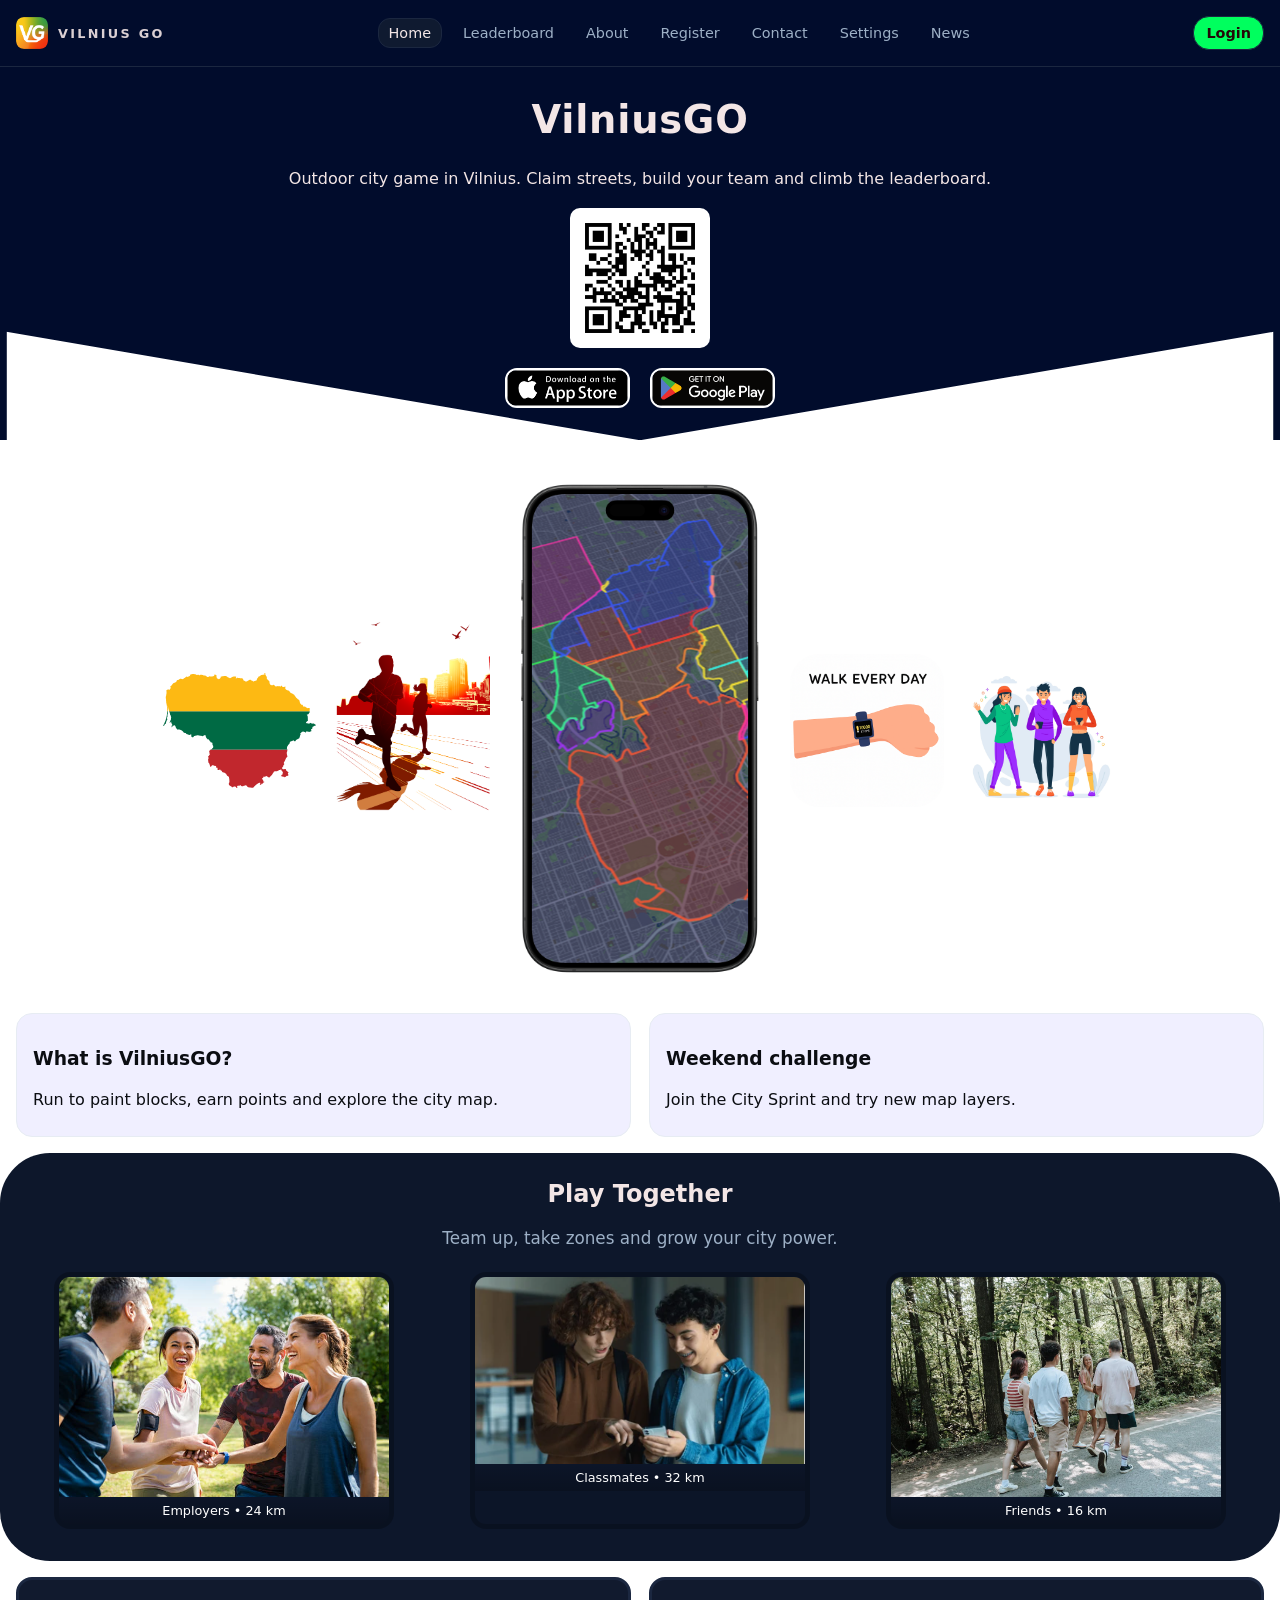
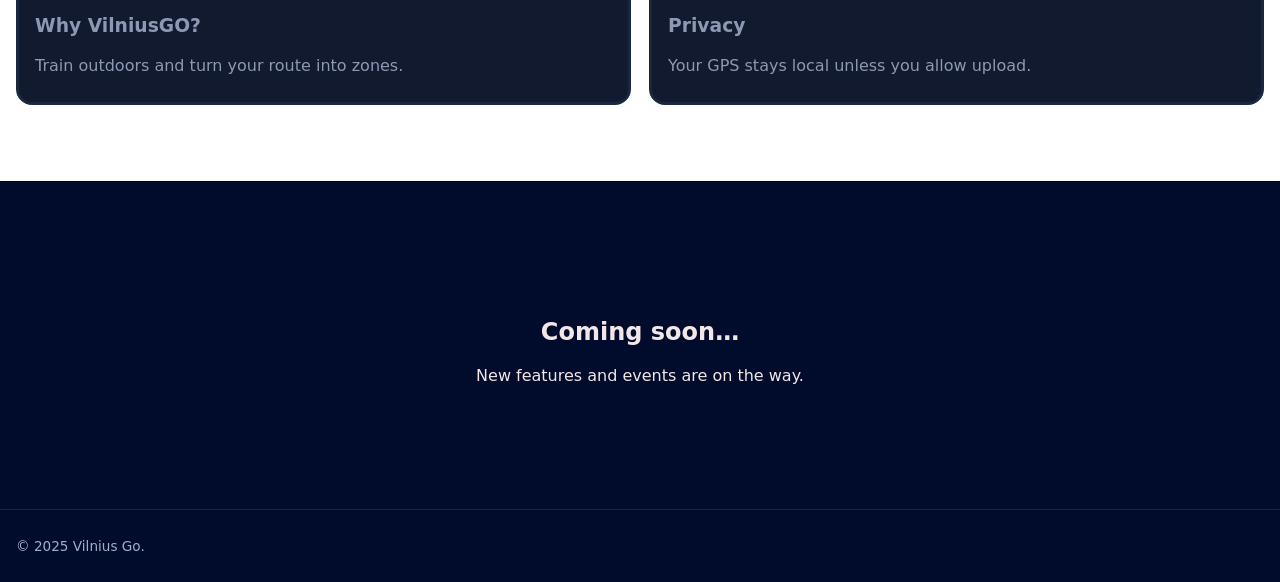
<file: index.html>
<!doctype html>
<html lang="en">
<head>
  <meta charset="utf-8" />
  <meta name="viewport" content="width=device-width, initial-scale=1" />

  <title>VilniusGO - Outdoor City Game in Vilnius</title>

  <meta name="description" content="VilniusGO is an outdoor city game in Vilnius where players walk, claim streets, build teams and compete on the leaderboard." />
  <meta name="keywords" content="VilniusGO, Vilnius game, outdoor game, city game, walking app, leaderboard, team game" />
  <meta name="author" content="Aleksandr" />

  <link rel="canonical" href="https://panaleksandr.github.io/VilniusGO/index.html" />
  <link rel="stylesheet" href="css/style.css" />

  <!-- Social preview -->
  <meta property="og:title" content="VilniusGO - Outdoor City Game in Vilnius" />
  <meta property="og:description" content="Walk, claim streets and build your team in VilniusGO." />
  <meta property="og:type" content="website" />
  <meta property="og:url" content="https://panaleksandr.github.io/VilniusGO/index.html" />
  <meta property="og:image" content="https://panaleksandr.github.io/VilniusGO/img/VG1.png" />
</head>

<body>
  <header>
    <div class="container nav">
      <div class="brand">
        <a href="index.html">
          <img src="img/VG1.png" alt="VilniusGO logo" class="logo" />
        </a>
        <span id="main-title">Vilnius Go</span>
      </div>

      <input type="checkbox" id="nav-toggle" class="nav-toggle" />

      <label for="nav-toggle" class="nav-burger" aria-label="Open menu">
        <span></span>
      </label>

    <nav class="menu">
      <a class="active" href="index.html">Home</a>
      <a href="leaderboard.html">Leaderboard</a>
      <a href="about.html">About</a>
      <a href="register.html">Register</a>
      <a href="contact.html">Contact</a>
      <a href="settings.html">Settings</a>
      <a href="news.html">News</a>
    </nav>

      <a href="#" class="btn primary">Login</a>
    </div>
  </header>

  <!-- HERO -->
  <section class="hero-band">
    <div class="container hero hero-center">

      <!-- ГЛАВНОЕ ИЗМЕНЕНИЕ -->
      <h1 id="hero-title">VilniusGO</h1>

      <p class="hero-subtitle">
        Outdoor city game in Vilnius. Claim streets, build your team and climb the leaderboard.
      </p>

      <img class="qr" src="img/QR1.png" alt="VilniusGO app download QR code" />

      <div class="stores">
        <a href="#" class="badge-store">
          <img src="img/Download_on_the_App_Store_Badge.svg.png"
               alt="Download VilniusGO on the App Store" />
        </a>
        <a href="#" class="badge-store">
          <img src="img/Google_Play_Store_badge_EN.svg.png"
               alt="Get VilniusGO on Google Play" />
        </a>
      </div>
    </div>
  </section>

  <!-- PHONE SECTION -->
  <section class="phone-band">
    <div class="container">
      <div class="phone-strip">
        <img class="strip-img" src="img/lithuaniacountry.svg"
             alt="Lithuania map illustration" loading="lazy">

        <img class="strip-img" src="img/pngwing.com.png"
             alt="Outdoor walking illustration" loading="lazy">

        <div class="phone-center">
          <img src="img/iphone15promax_1290x2796-portrait.png"
               alt="VilniusGO mobile app map view">
        </div>

        <img class="strip-img" src="img/walk10000.png"
             alt="Daily walking challenge illustration" loading="lazy">

        <img class="strip-img" src="img/play.jpg"
             alt="Community gameplay illustration" loading="lazy">
      </div>

      <div class="content">
        <a href="about.html" class="card light card--click">
          <h3>What is VilniusGO?</h3>
          <p>Run to paint blocks, earn points and explore the city map.</p>
        </a>

        <aside class="card light">
          <h3>Weekend challenge</h3>
          <p>Join the City Sprint and try new map layers.</p>
        </aside>
      </div>
    </div>

    <!-- FRIENDS -->
    <section class="friends-band">
      <div class="container">
        <h2>Play Together</h2>
        <p class="lead">Team up, take zones and grow your city power.</p>

        <div class="friends-grid">
          <figure class="friend-card">
            <img src="img/friends1.jpg"
                 alt="Players walking together in VilniusGO" loading="lazy">
            <figcaption>Employers • 24 km</figcaption>
          </figure>

          <figure class="friend-card">
            <img src="img/friends2.png"
                 alt="Teammates planning strategy" loading="lazy">
            <figcaption>Classmates • 32 km</figcaption>
          </figure>

          <figure class="friend-card">
            <img src="img/friends3.jpeg"
                 alt="Friends playing outdoor game" loading="lazy">
            <figcaption>Friends • 16 km</figcaption>
          </figure>
        </div>
      </div>
    </section>

    <main class="container">
      <div class="content">
        <article class="card">
          <h3>Why VilniusGO?</h3>
          <p>Train outdoors and turn your route into zones.</p>
        </article>

        <aside class="card">
          <h3>Privacy</h3>
          <p>Your GPS stays local unless you allow upload.</p>
        </aside>
      </div>
    </main>
  </section>

  <section class="extra-band">
    <div class="container">
      <h2>Coming soon…</h2>
      <p>New features and events are on the way.</p>
    </div>
  </section>

  <footer>
    <div class="container">© 2025 Vilnius Go.</div>
  </footer>

</body>
</html>
</file>
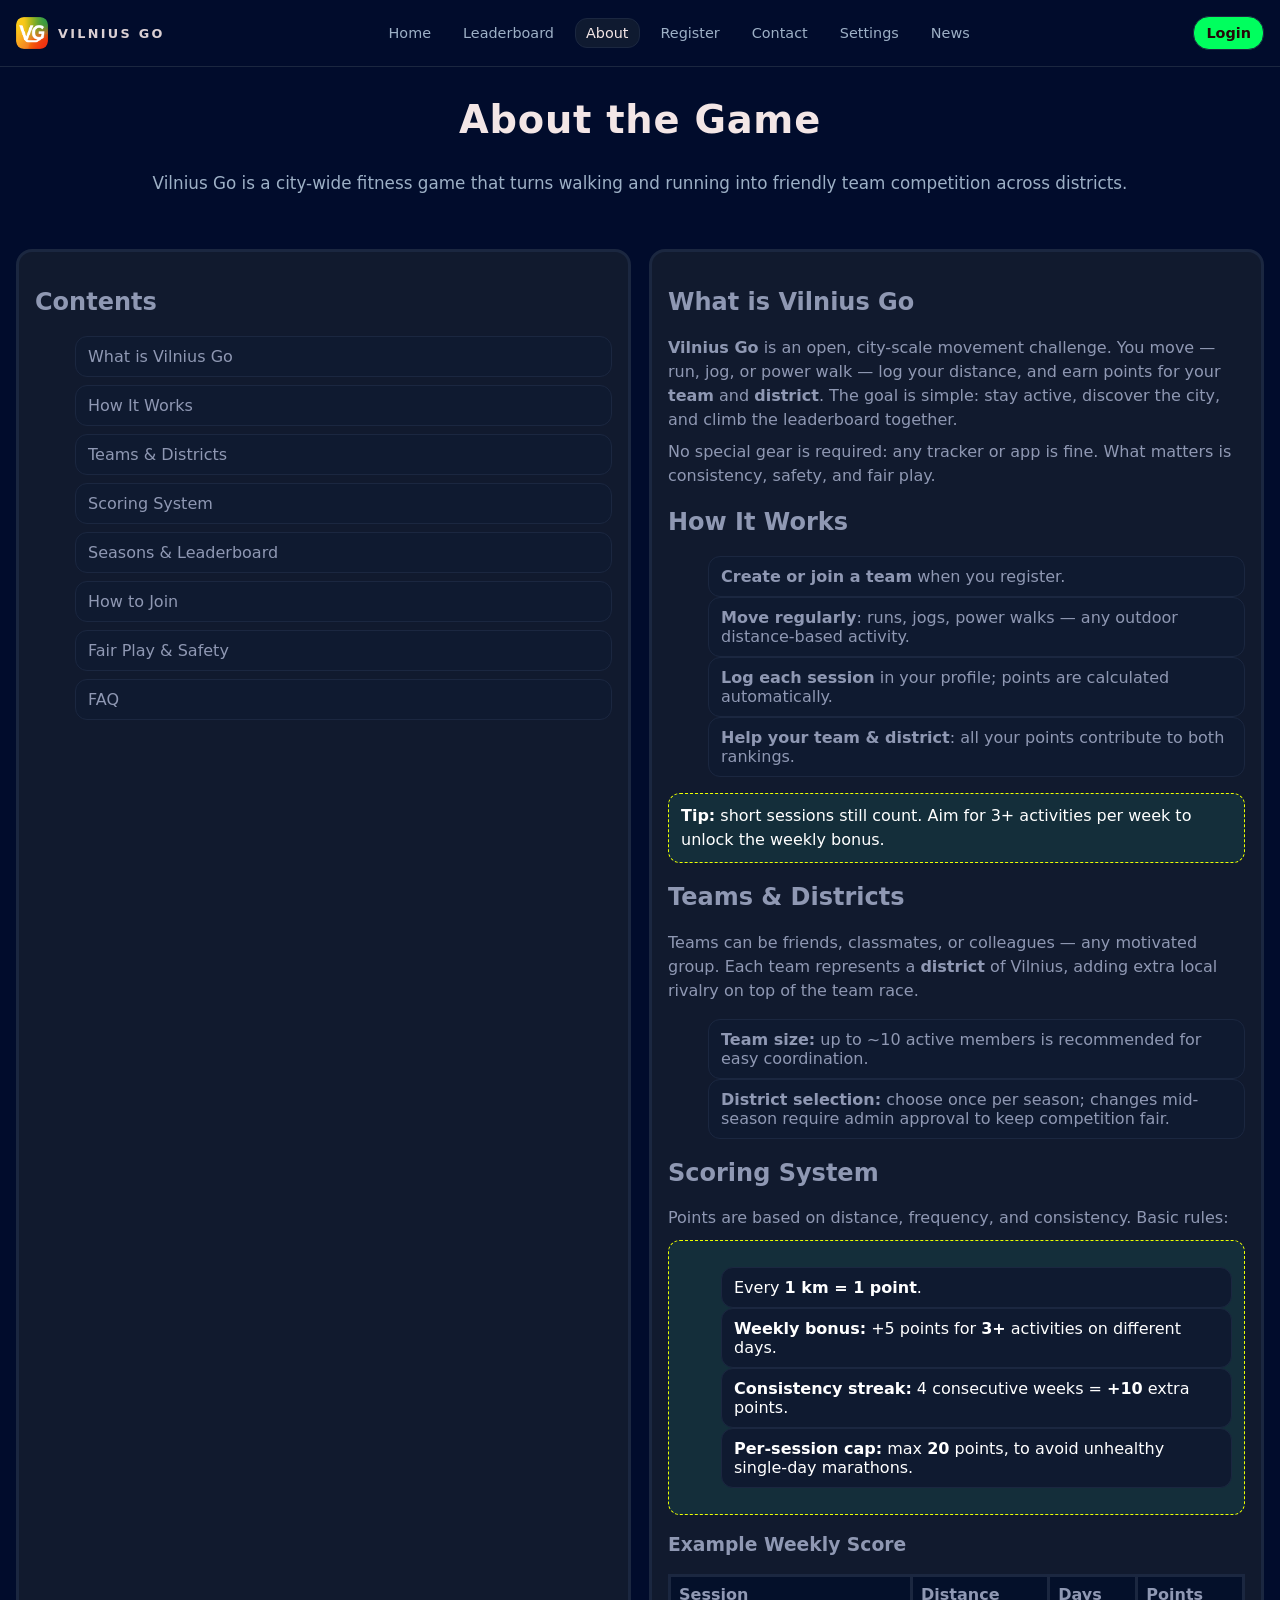
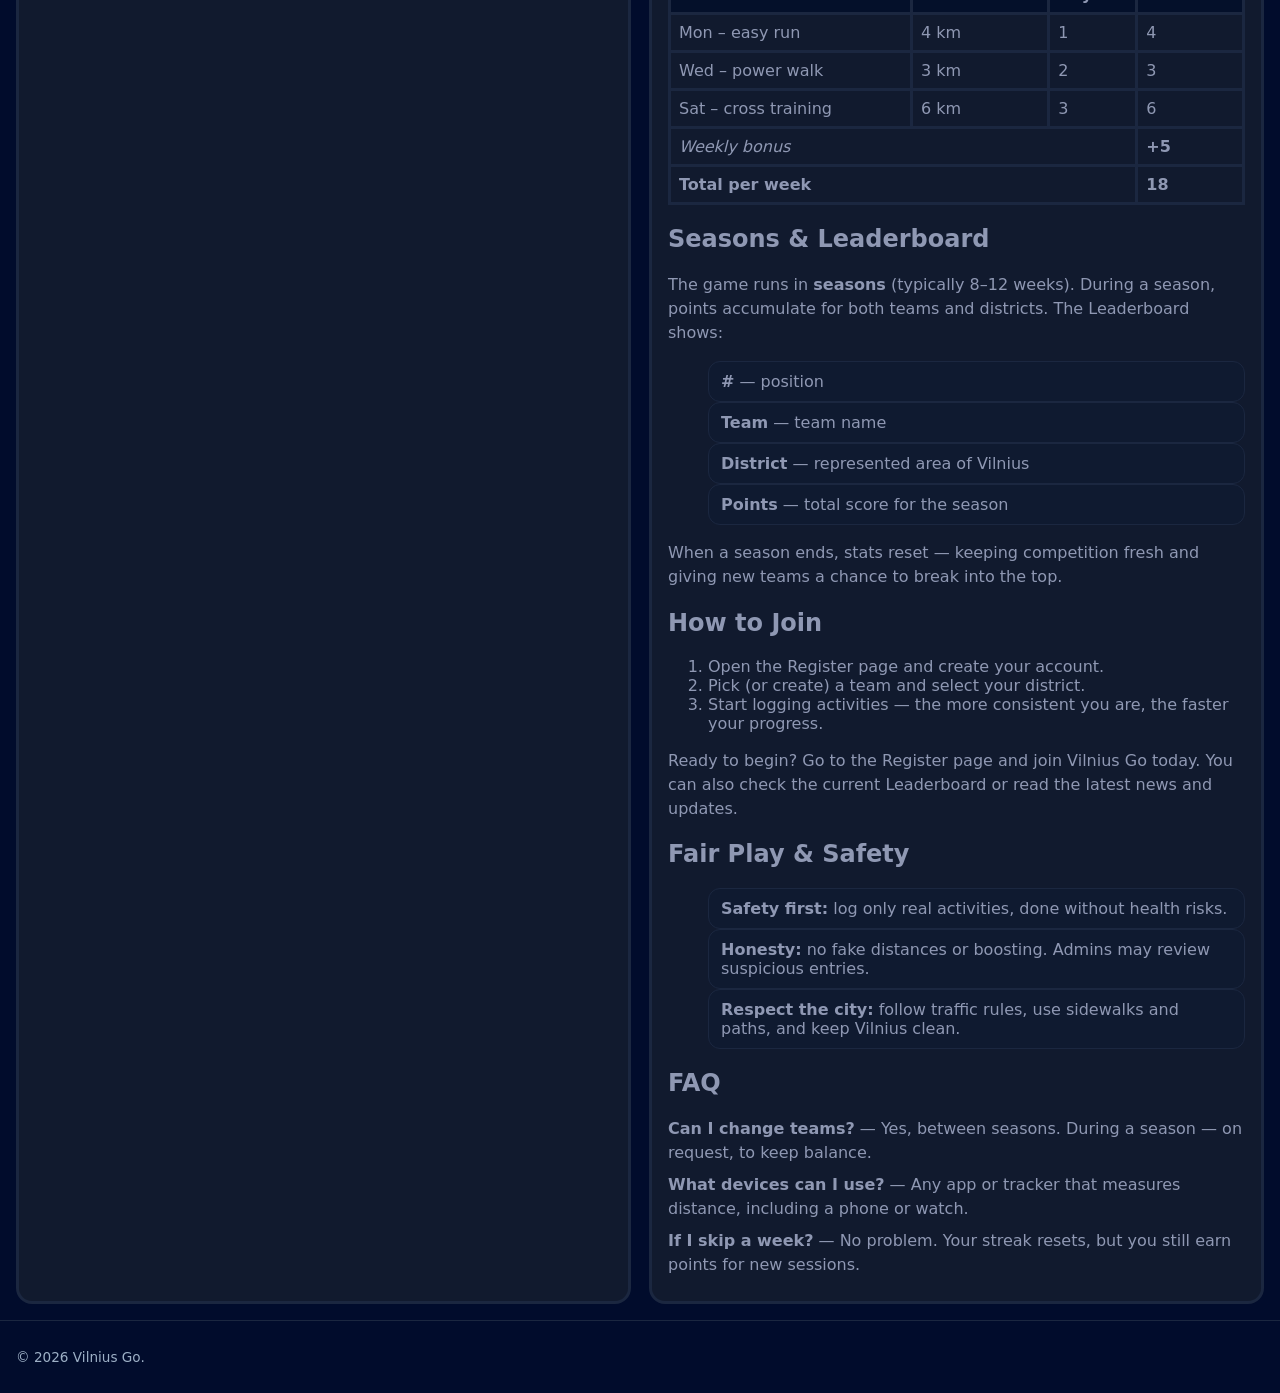
<file: about.html>
<!doctype html>
<html lang="en">
<head>
  <meta charset="utf-8" />
  <meta name="viewport" content="width=device-width, initial-scale=1" />

  <title>About VilniusGO - How the City Fitness Game Works</title>
  <meta name="description" content="Learn how VilniusGO works: teams, districts, scoring system, seasons, leaderboard, fair play rules and how to join the game." />
  <meta name="keywords" content="VilniusGO, about VilniusGO, city fitness game, walking game, Vilnius teams, leaderboard, scoring system" />
  <meta name="author" content="Aleksandr" />

  <link rel="canonical" href="https://panaleksandr.github.io/VilniusGO/about.html" />
  <link rel="stylesheet" href="css/style.css" />

  <meta property="og:title" content="About VilniusGO - How the City Fitness Game Works" />
  <meta property="og:description" content="Read how VilniusGO works: teams, districts, points, seasons, leaderboard and fair play." />
  <meta property="og:type" content="website" />
  <meta property="og:url" content="https://panaleksandr.github.io/VilniusGO/about.html" />
  <meta property="og:image" content="https://panaleksandr.github.io/VilniusGO/img/VG1.png" />
</head>

<body>
<header>
  <div class="container nav">
    <div class="brand">
      <a href="index.html">
        <img src="img/VG1.png" alt="Vilnius Go logo" class="logo" />
      </a>
      <span id="main-title">Vilnius Go</span>
    </div>

    <input type="checkbox" id="nav-toggle" class="nav-toggle" />

    <label for="nav-toggle" class="nav-burger" aria-label="Open menu">
      <span></span>
    </label>

    <nav class="menu" aria-label="Main menu">
      <a href="index.html">Home</a>
      <a href="leaderboard.html">Leaderboard</a>
      <a class="active" href="about.html">About</a>
      <a href="register.html">Register</a>
      <a href="contact.html">Contact</a>
      <a href="settings.html">Settings</a>
      <a href="news.html">News</a>
    </nav>

    <a href="#" class="btn primary" aria-disabled="true" onclick="return false;">Login</a>
  </div>
</header>

<main>
  <section class="container hero hero-center">
    <h1 class="hero-title" id="hero-title">About the Game</h1>
    <p class="lead">
      Vilnius Go is a city-wide fitness game that turns walking and running into friendly team competition across districts.
    </p>
  </section>

  <section class="container">
    <div class="content">

      <aside class="card">
        <h2>Contents</h2>
        <ul class="list" style="margin-top:8px">
          <li><a class="link-inherit" href="#what">What is Vilnius Go</a></li>
          <li><a class="link-inherit" href="#how">How It Works</a></li>
          <li><a class="link-inherit" href="#teams">Teams &amp; Districts</a></li>
          <li><a class="link-inherit" href="#scoring">Scoring System</a></li>
          <li><a class="link-inherit" href="#season">Seasons &amp; Leaderboard</a></li>
          <li><a class="link-inherit" href="#join">How to Join</a></li>
          <li><a class="link-inherit" href="#fairplay">Fair Play &amp; Safety</a></li>
          <li><a class="link-inherit" href="#faq">FAQ</a></li>
        </ul>
      </aside>

      <article class="card">
        <h2 id="what">What is Vilnius Go</h2>
        <p>
          <strong>Vilnius Go</strong> is an open, city-scale movement challenge. You move — run, jog, or power walk —
          log your distance, and earn points for your <strong>team</strong> and <strong>district</strong>.
          The goal is simple: stay active, discover the city, and climb the leaderboard together.
        </p>
        <p>
          No special gear is required: any tracker or app is fine. What matters is consistency, safety, and fair play.
        </p>

        <h2 id="how">How It Works</h2>
        <ul>
          <li><strong>Create or join a team</strong> when you register.</li>
          <li><strong>Move regularly</strong>: runs, jogs, power walks — any outdoor distance-based activity.</li>
          <li><strong>Log each session</strong> in your profile; points are calculated automatically.</li>
          <li><strong>Help your team &amp; district</strong>: all your points contribute to both rankings.</li>
        </ul>

        <p class="highlight">
          <strong>Tip:</strong> short sessions still count. Aim for 3+ activities per week to unlock the weekly bonus.
        </p>

        <h2 id="teams">Teams &amp; Districts</h2>
        <p>
          Teams can be friends, classmates, or colleagues — any motivated group. Each team represents a
          <strong>district</strong> of Vilnius, adding extra local rivalry on top of the team race.
        </p>
        <ul>
          <li><strong>Team size:</strong> up to ~10 active members is recommended for easy coordination.</li>
          <li><strong>District selection:</strong> choose once per season; changes mid-season require admin approval to keep competition fair.</li>
        </ul>

        <h2 id="scoring">Scoring System</h2>
        <p>Points are based on distance, frequency, and consistency. Basic rules:</p>

        <div class="highlight">
          <ul>
            <li>Every <strong>1 km = 1 point</strong>.</li>
            <li><strong>Weekly bonus:</strong> +5 points for <strong>3+</strong> activities on different days.</li>
            <li><strong>Consistency streak:</strong> 4 consecutive weeks = <strong>+10</strong> extra points.</li>
            <li><strong>Per-session cap:</strong> max <strong>20</strong> points, to avoid unhealthy single-day marathons.</li>
          </ul>
        </div>

        <h3>Example Weekly Score</h3>
        <table aria-label="Example scoring breakdown">
          <thead>
            <tr>
              <th>Session</th>
              <th>Distance</th>
              <th>Days</th>
              <th>Points</th>
            </tr>
          </thead>
          <tbody>
            <tr>
              <td>Mon – easy run</td>
              <td>4 km</td>
              <td>1</td>
              <td>4</td>
            </tr>
            <tr>
              <td>Wed – power walk</td>
              <td>3 km</td>
              <td>2</td>
              <td>3</td>
            </tr>
            <tr>
              <td>Sat – cross training</td>
              <td>6 km</td>
              <td>3</td>
              <td>6</td>
            </tr>
            <tr>
              <td colspan="3"><em>Weekly bonus</em></td>
              <td><strong>+5</strong></td>
            </tr>
            <tr>
              <td colspan="3"><strong>Total per week</strong></td>
              <td><strong>18</strong></td>
            </tr>
          </tbody>
        </table>

        <h2 id="season">Seasons &amp; Leaderboard</h2>
        <p>
          The game runs in <strong>seasons</strong> (typically 8–12 weeks). During a season, points accumulate for both teams and districts.
          The <a class="link-inherit" href="leaderboard.html">Leaderboard</a> shows:
        </p>
        <ul>
          <li><strong>#</strong> — position</li>
          <li><strong>Team</strong> — team name</li>
          <li><strong>District</strong> — represented area of Vilnius</li>
          <li><strong>Points</strong> — total score for the season</li>
        </ul>
        <p>
          When a season ends, stats reset — keeping competition fresh and giving new teams a chance to break into the top.
        </p>

        <h2 id="join">How to Join</h2>
        <ol>
          <li>Open the <a class="link-inherit" href="register.html">Register</a> page and create your account.</li>
          <li>Pick (or create) a team and select your district.</li>
          <li>Start logging activities — the more consistent you are, the faster your progress.</li>
        </ol>

        <p>
          Ready to begin? Go to the <a class="link-inherit" href="register.html">Register page</a> and join Vilnius Go today.
          You can also check the current <a class="link-inherit" href="leaderboard.html">Leaderboard</a> or read the latest
          <a class="link-inherit" href="news.html">news and updates</a>.
        </p>

        <h2 id="fairplay">Fair Play &amp; Safety</h2>
        <ul>
          <li><strong>Safety first:</strong> log only real activities, done without health risks.</li>
          <li><strong>Honesty:</strong> no fake distances or boosting. Admins may review suspicious entries.</li>
          <li><strong>Respect the city:</strong> follow traffic rules, use sidewalks and paths, and keep Vilnius clean.</li>
        </ul>

        <h2 id="faq">FAQ</h2>
        <p><strong>Can I change teams?</strong> — Yes, between seasons. During a season — on request, to keep balance.</p>
        <p><strong>What devices can I use?</strong> — Any app or tracker that measures distance, including a phone or watch.</p>
        <p><strong>If I skip a week?</strong> — No problem. Your streak resets, but you still earn points for new sessions.</p>
      </article>
    </div>
  </section>
</main>

<footer>
  <div class="container">© <span id="year"></span> Vilnius Go.</div>
</footer>

<script>
  document.getElementById('year').textContent = new Date().getFullYear();
</script>

</body>
</html>
</file>
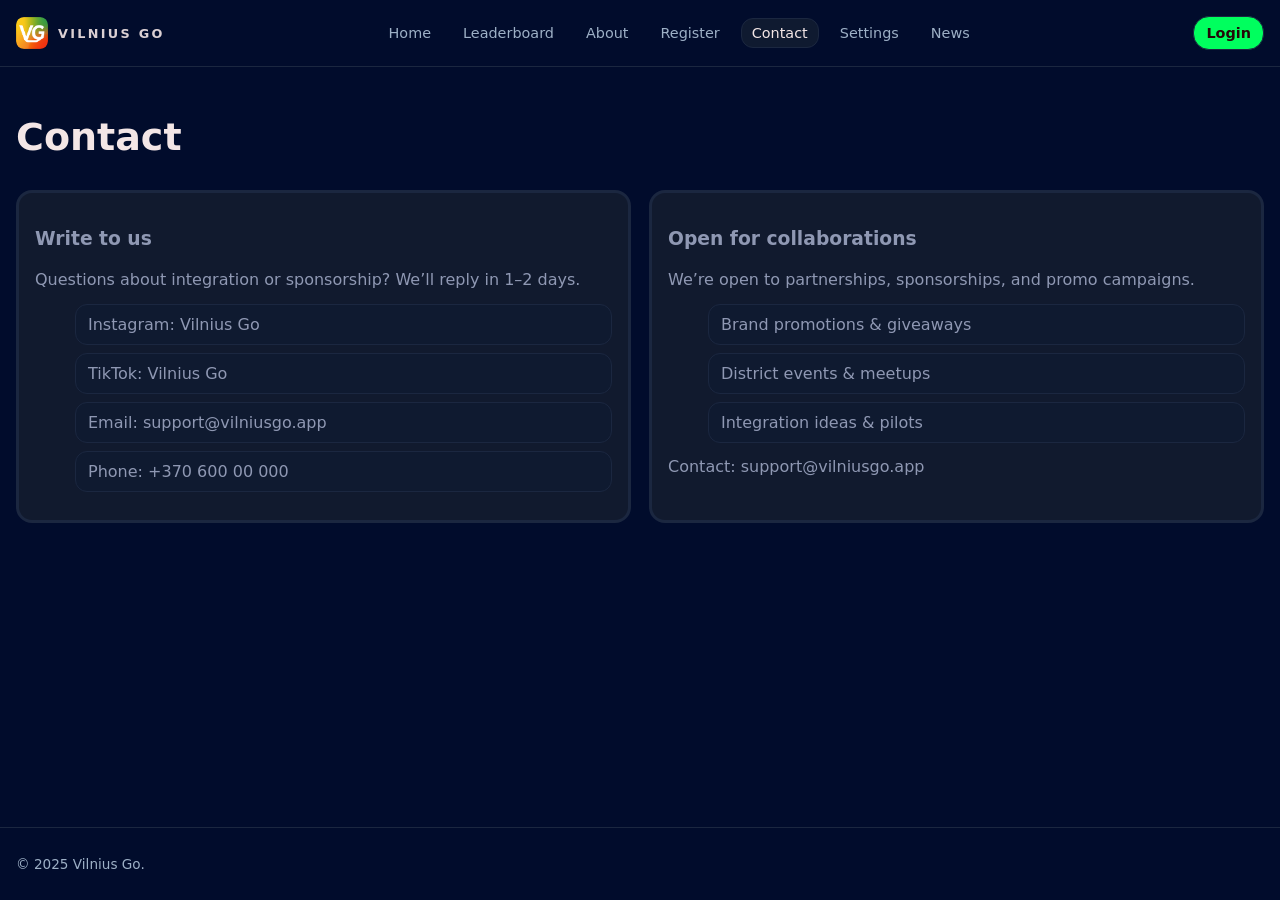
<file: contact.html>
<!doctype html>
<html lang="en">
<head>
  <meta charset="utf-8" />
  <meta name="viewport" content="width=device-width, initial-scale=1" />
  <title>Vilnius Go — Contact</title>
  <link rel="stylesheet" href="css/style.css" />
</head>
<body>
<header>
  <div class="container nav">
    <div class="brand">
      <a href="index.html"><img src="img/VG1.png" alt="" class="logo" /></a>
      <span id="main-title">Vilnius Go</span>
    </div>

<!-- 1) Checkbox (paslėptas, naudojamas atidaryti/uždaryti meniu) -->
    <input type="checkbox" id="nav-toggle" class="nav-toggle" />

    <!-- 2) Hamburger (buterbrodas) -->
    <label for="nav-toggle" class="nav-burger" aria-label="Open menu">
      <span></span>
    </label>


    <nav class="menu">
      <a href="index.html">Home</a>
      <a href="leaderboard.html">Leaderboard</a>
      <a href="about.html">About</a>
      <a href="register.html">Register</a>
      <a class="active" href="contact.html">Contact</a>
      <a href="settings.html">Settings</a>
      <a href="news.html">News</a>
    </nav>
    <a href="#" class="btn primary">Login</a>
  </div>
</header>

<main class="container">
  <section>
    <h1 class="hero-title">Contact</h1>

    <div class="content">
      <article class="card">
        <h3>Write to us</h3>
        <p>Questions about integration or sponsorship? We’ll reply in 1–2 days.</p>
        <ul class="list">
          <li>Instagram: <a href="#">Vilnius Go</a></li>
          <li>TikTok: <a href="#">Vilnius Go</a></li>
          <li>Email: <a href="mailto:support@vilniusgo.app">support@vilniusgo.app</a></li>
          <li>Phone: <a href="tel:+37060000000">+370 600 00 000</a></li>
        </ul>
      </article>

      <aside class="card">
        <h3>Open for collaborations</h3>
        <p>We’re open to partnerships, sponsorships, and promo campaigns.</p>
        <ul class="list">
          <li>Brand promotions & giveaways</li>
          <li>District events & meetups</li>
          <li>Integration ideas & pilots</li>
        </ul>
        <p>Contact: <a href="mailto:support@vilniusgo.app">support@vilniusgo.app</a></p>
      </aside>
    </div>
  </section>
</main>

<footer>
  <div class="container">© 2025 Vilnius Go.</div>
</footer>
<script src="js/settings.js"></script>

</body>
</html>
</file>
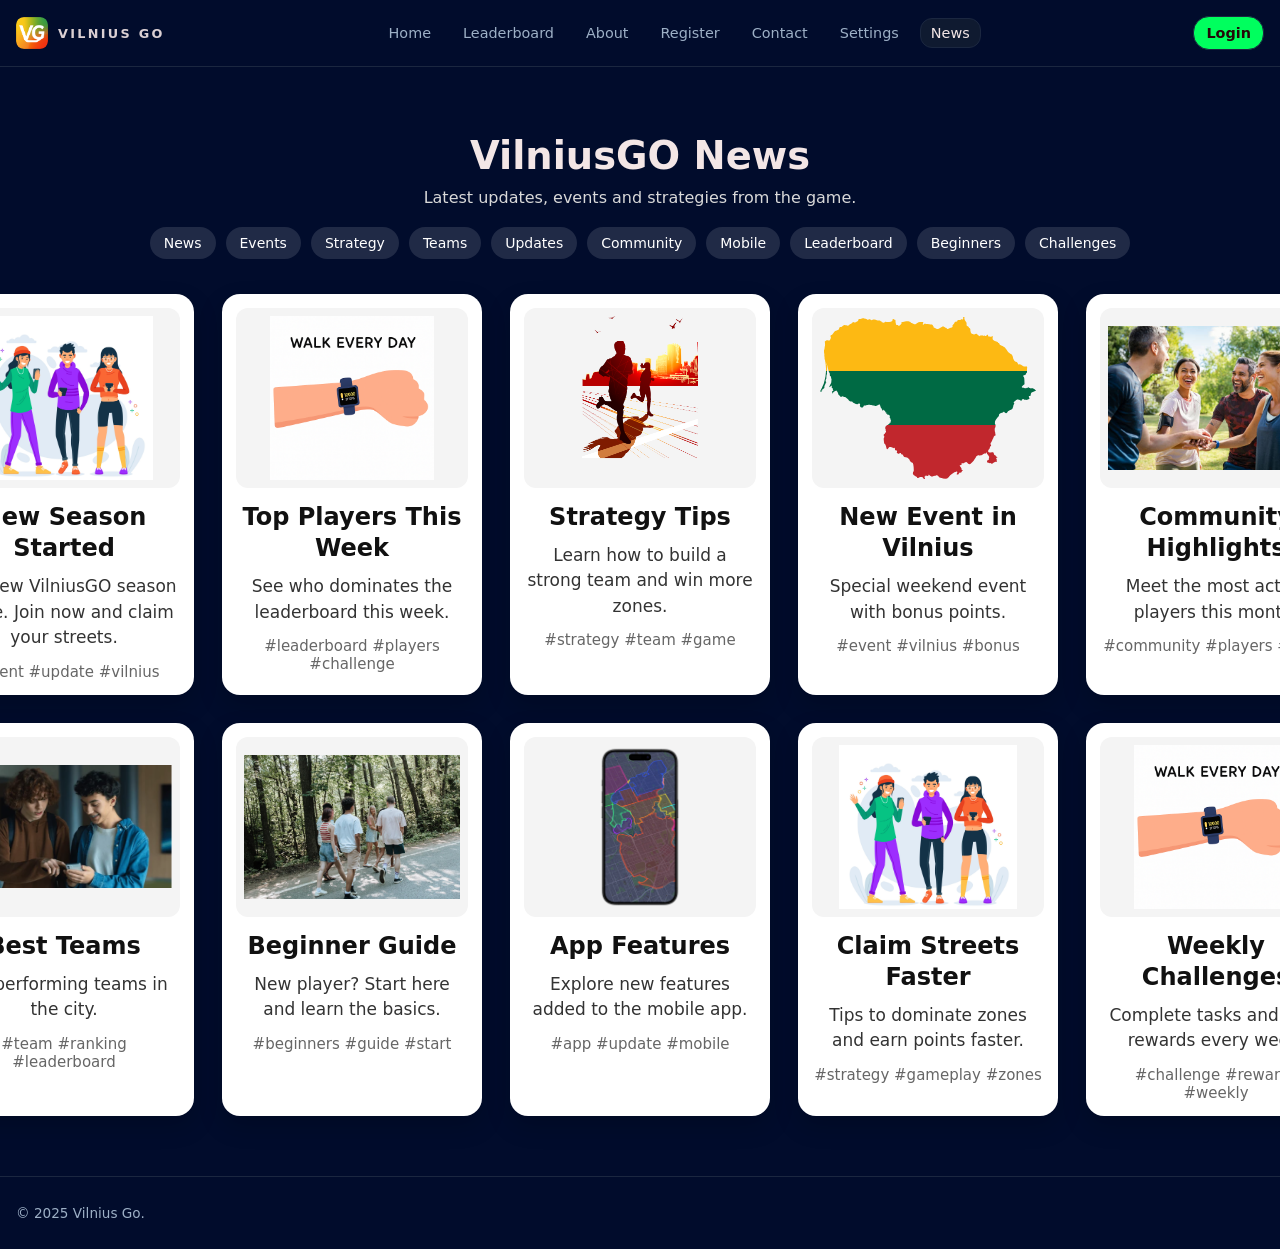
<file: news.html>
<!doctype html>
<html lang="en">
<head>
  <meta charset="utf-8" />
  <meta name="viewport" content="width=device-width, initial-scale=1" />

  <title>VilniusGO News - Updates and Events</title>
  <meta name="description" content="Latest news, updates and events from VilniusGO city game." />
  <meta name="keywords" content="VilniusGO news, Vilnius game updates, leaderboard news, team strategy, events Vilnius" />
  <meta name="author" content="Aleksandr" />

  <link rel="canonical" href="https://panaleksandr.github.io/VilniusGO/news.html" />
  <link rel="stylesheet" href="css/style.css" />

  <!-- Social preview -->
  <meta property="og:title" content="VilniusGO News - Updates and Events" />
  <meta property="og:description" content="Latest news, updates and events from VilniusGO city game." />
  <meta property="og:type" content="website" />
  <meta property="og:url" content="https://panaleksandr.github.io/VilniusGO/news.html" />
  <meta property="og:image" content="https://panaleksandr.github.io/VilniusGO/img/VG1.png" />
</head>

<body>

<header>
  <div class="container nav">
    <div class="brand">
      <a href="index.html">
        <img src="img/VG1.png" alt="Vilnius Go logo" class="logo" />
      </a>
      <span id="main-title">Vilnius Go</span>
    </div>

    <input type="checkbox" id="nav-toggle" class="nav-toggle" />

    <label for="nav-toggle" class="nav-burger" aria-label="Open menu">
      <span></span>
    </label>

    <nav class="menu">
      <a href="index.html">Home</a>
      <a href="leaderboard.html">Leaderboard</a>
      <a href="about.html">About</a>
      <a href="register.html">Register</a>
      <a href="contact.html">Contact</a>
      <a href="settings.html">Settings</a>
      <a class="active" href="news.html">News</a>
    </nav>

    <a href="#" class="btn primary">Login</a>
  </div>
</header>

<main class="container news-page">

  <h1>VilniusGO News</h1>
  <p class="intro">Latest updates, events and strategies from the game.</p>

  <!-- CATEGORIES -->
  <div class="categories">
    <span>News</span>
    <span>Events</span>
    <span>Strategy</span>
    <span>Teams</span>
    <span>Updates</span>
    <span>Community</span>
    <span>Mobile</span>
    <span>Leaderboard</span>
    <span>Beginners</span>
    <span>Challenges</span>
  </div>

  <!-- POSTS -->
  <div class="news-grid">

    <div class="post-card">
      <img src="img/play.jpg" alt="New season event">
      <h2>New Season Started</h2>
      <p>The new VilniusGO season is live. Join now and claim your streets.</p>
      <div class="tags">#event #update #vilnius</div>
    </div>

    <div class="post-card">
      <img src="img/walk10000.png" alt="Walking challenge">
      <h2>Top Players This Week</h2>
      <p>See who dominates the leaderboard this week.</p>
      <div class="tags">#leaderboard #players #challenge</div>
    </div>

    <div class="post-card">
      <img src="img/pngwing.com.png" alt="Strategy guide">
      <h2>Strategy Tips</h2>
      <p>Learn how to build a strong team and win more zones.</p>
      <div class="tags">#strategy #team #game</div>
    </div>

    <div class="post-card">
      <img src="img/lithuaniacountry.svg" alt="Vilnius event">
      <h2>New Event in Vilnius</h2>
      <p>Special weekend event with bonus points.</p>
      <div class="tags">#event #vilnius #bonus</div>
    </div>

    <div class="post-card">
      <img src="img/friends1.jpg" alt="Community">
      <h2>Community Highlights</h2>
      <p>Meet the most active players this month.</p>
      <div class="tags">#community #players #team</div>
    </div>

    <div class="post-card">
      <img src="img/friends2.png" alt="Teams">
      <h2>Best Teams</h2>
      <p>Top performing teams in the city.</p>
      <div class="tags">#team #ranking #leaderboard</div>
    </div>

    <div class="post-card">
      <img src="img/friends3.jpeg" alt="Beginner guide">
      <h2>Beginner Guide</h2>
      <p>New player? Start here and learn the basics.</p>
      <div class="tags">#beginners #guide #start</div>
    </div>

    <div class="post-card">
      <img src="img/iphone15promax_1290x2796-portrait.png" alt="Mobile app">
      <h2>App Features</h2>
      <p>Explore new features added to the mobile app.</p>
      <div class="tags">#app #update #mobile</div>
    </div>

    <div class="post-card">
      <img src="img/play.jpg" alt="Street control">
      <h2>Claim Streets Faster</h2>
      <p>Tips to dominate zones and earn points faster.</p>
      <div class="tags">#strategy #gameplay #zones</div>
    </div>

    <div class="post-card">
      <img src="img/walk10000.png" alt="Weekly challenge">
      <h2>Weekly Challenges</h2>
      <p>Complete tasks and earn rewards every week.</p>
      <div class="tags">#challenge #rewards #weekly</div>
    </div>

  </div>

</main>

<footer>
  <div class="container">© 2025 Vilnius Go.</div>
</footer>

</body>
</html>
</file>
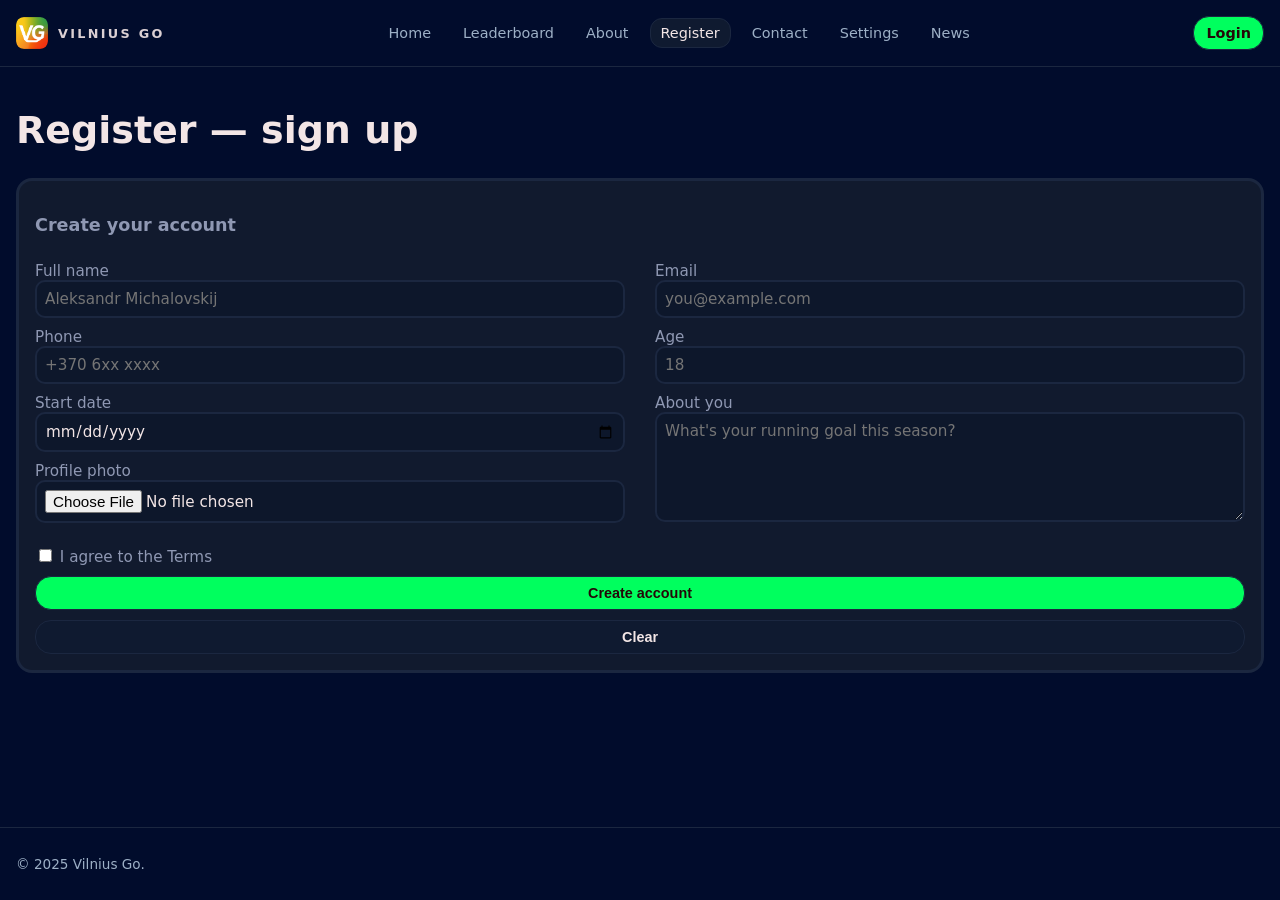
<file: register.html>
<!doctype html>
<html lang="en">
<head>
  <meta charset="utf-8" />
  <meta name="viewport" content="width=device-width, initial-scale=1" />
  <title>Vilnius Go — Register</title>
  <link rel="stylesheet" href="css/style.css" />
</head>

<body>
<header>
  <div class="container nav">
    <div class="brand">
      <a href="index.html"><img src="img/VG1.png" alt="" class="logo" /></a>
      <span id="main-title">Vilnius Go</span>
    </div>
    <!-- 1) Checkbox (paslėptas, naudojamas atidaryti/uždaryti meniu) -->
    <input type="checkbox" id="nav-toggle" class="nav-toggle" />

    <!-- 2) Hamburger (buterbrodas) -->
    <label for="nav-toggle" class="nav-burger" aria-label="Open menu">
      <span></span>
    </label>


    <nav class="menu">
      <a href="index.html">Home</a>
      <a href="leaderboard.html">Leaderboard</a>
      <a href="about.html">About</a>
      <a class="active" href="register.html">Register</a>
      <a href="contact.html">Contact</a>
      <a href="settings.html">Settings</a>
      <a href="news.html">News</a>
    </nav>

    <a href="#" class="btn primary">Login</a>
  </div>
</header>

<main class="container">
  <h1 class="hero-title">Register — sign up</h1>

 
    <form id="registerForm" class="card form" action="#" method="post">



      <h3>Create your account</h3>

      <!-- 2 columns: Full name + Email -->
      <div class="grid-2">
        <label>
          Full name<br>
          <input type="text" name="name" placeholder="Aleksandr Michalovskij" required>
        </label>

        <label>
          Email<br>
          <input type="email" name="email" placeholder="you@example.com" required>
        </label>
      </div>

      <!-- 2 columns: Phone + Age -->
      <div class="grid-2">
        <label>
          Phone<br>
          <input type="tel" name="tel" placeholder="+370 6xx xxxx">
        </label>

        <label>
          Age<br>
          <input type="number" name="age" placeholder="18" min="7" max="90">
        </label>
      </div>

      <!-- 2 columns: Start date + About you -->
      <div class="grid-2">
        <label>
          Start date<br>
          <input type="date" name="start">
        </label>

        <label>
          About you<br>
          <textarea name="about" rows="5" placeholder="What's your running goal this season?"></textarea>
        </label>
      </div>

      <!-- Profile photo -->
       <div class="gridphoto">
       <div class="grid-2">
      <label>
        Profile photo<br>
        <input type="file" name="avatar" accept="image/*">
      </label>
</div></div>
      <!-- Terms -->
      <label>
        <input type="checkbox" name="terms" required>
        I agree to the Terms
      </label>

      <!-- Buttons -->
      <button class="btn primary" type="submit">Create account</button>
      <button class="btn" type="reset">Clear</button>

    </form>
  
</main>

<footer>
  <div class="container">© 2025 Vilnius Go.</div>
</footer>
<script src="js/app.js"></script>
<script src="js/settings.js"></script>

</body>
</html>
</file>
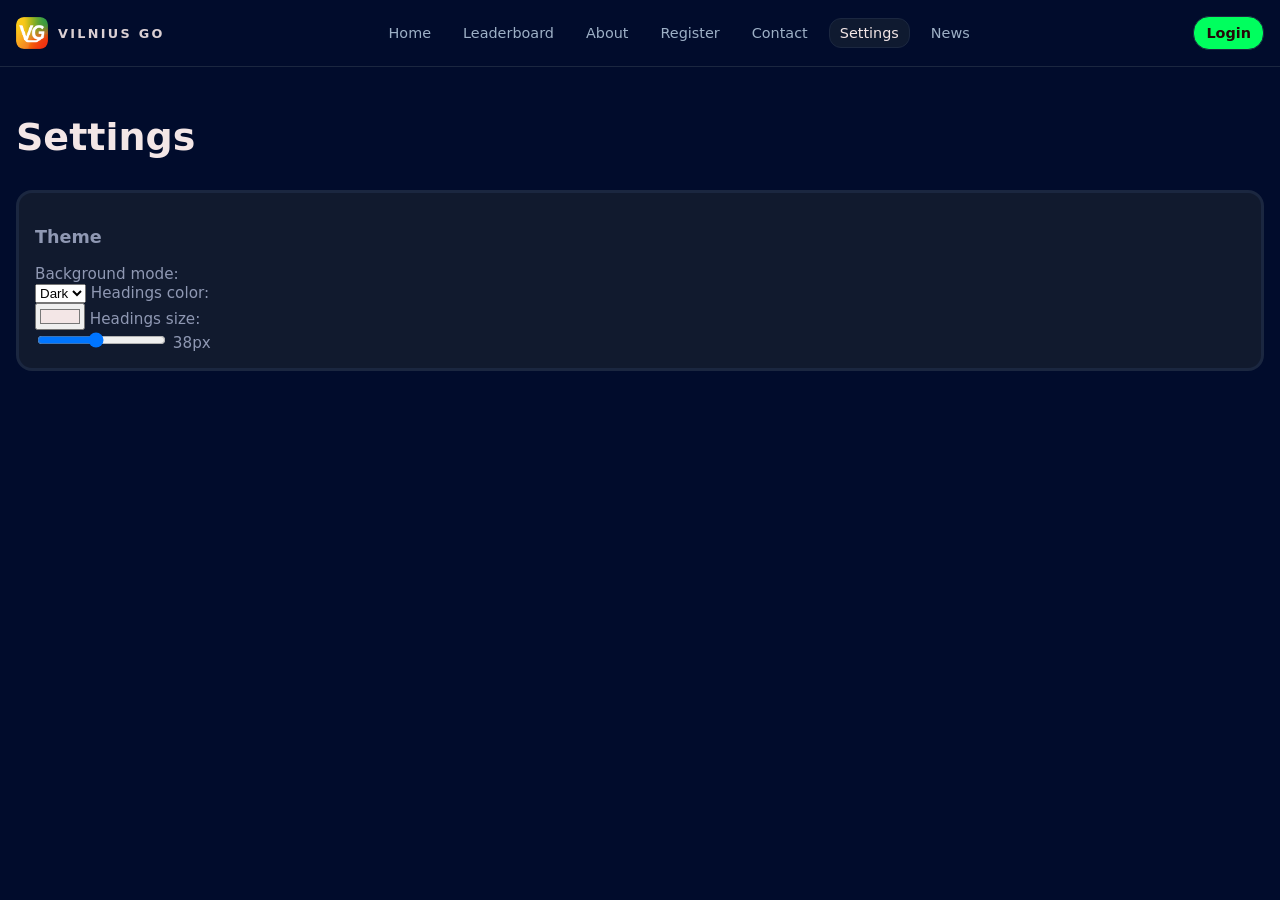
<file: settings.html>
<!doctype html>
<html lang="en">
<head>
  <meta charset="utf-8" />
  <meta name="viewport" content="width=device-width, initial-scale=1" />
  <title>Vilnius Go — Settings</title>
  <link rel="stylesheet" href="css/style.css" />
</head>

<body>
<header>
  <div class="container nav">
    <div class="brand">
      <a href="index.html"><img src="img/VG1.png" alt="Vilnius Go logo" class="logo" /></a>
      <span id="main-title">Vilnius Go</span>
    </div>
    <!-- 1) Checkbox (paslėptas, naudojamas atidaryti/uždaryti meniu) -->
    <input type="checkbox" id="nav-toggle" class="nav-toggle" />

    <!-- 2) Hamburger (buterbrodas) -->
    <label for="nav-toggle" class="nav-burger" aria-label="Open menu">
      <span></span>
    </label>

  
    <nav class="menu">
      <a href="index.html">Home</a>
      <a href="leaderboard.html">Leaderboard</a>
      <a href="about.html">About</a>
      <a href="register.html">Register</a>
      <a href="contact.html">Contact</a>
      <a class="active" href="settings.html">Settings</a>
      <a href="news.html">News</a>
    </nav>

    <a href="#" class="btn primary" aria-disabled="true" onclick="return false;">Login</a>
  </div>
</header>

<main class="container">
  <section class="section">
    <h1 class="hero-title">Settings</h1>

    <article class="card form">
      <h3>Theme</h3>

      <!-- 1) Background -->
      <label>
        Background mode:<br>
        <select id="bgMode">
          <option value="dark">Dark</option>
          <option value="light">Light</option>
        </select>
      </label>

      <!-- 2) Title color -->
      <label>
        Headings color:<br>
        <input type="color" id="titleColor" value="#f3e6e6">
      </label>

      <!-- 3) Title size -->
      <label>
        Headings size:<br>
        <input type="range" id="titleSize" min="20" max="60" value="38">
        <span id="titleSizeValue">38px</span>
      </label>
    </article>

  </section>



<script src="js/settings.js"></script>
</body>
</html>
</file>
<file: css/style.css>
/* ============== 1. Base ============== */
*{
  box-sizing: border-box;
}
html, body{
  height: 100%;
}
html{
  scroll-behavior: smooth;
}
:root{
  --page-bg: var(--bg-2);
  --card-bg: var(--card);
  --pill-bg: #0f1a30;
  --input-bg: #0d172b;

  --title-color: var(--text);
  --title-size: 2.4rem;



  --bg:#0b1220;
  --bg-2:#010c2c;
  --card:#111a2e;
  --text:#f3e6e6;
  --muted:#9db0c6;
  --stroke:#1b2740;
  --brand:#00ff5e;
  --accent:#eeff00;
  --fs-1: 2.4rem;
  --radius: 16px;
}
body{
  margin: 0;
  font-family: system-ui, -apple-system, BlinkMacSystemFont, "Segoe UI", sans-serif;
  background: var(--page-bg);
  color: var(--text);
  display: flex; 
  flex-direction: column;
}


/* paveldėjimas: a paveldi spalvą iš body arba tėvo */
a{
  color:inherit;  /* jei убрать inherit, ссылки станут синими по умолчанию */
  text-decoration: none;
}

/* ============== 2. Layout ============== */
.container{
  width: 100%;
  margin: 0 auto;
  padding: 16px 16px;
}
main{
  
flex-grow: 1;   
flex-shrink: 0; 
flex-basis: auto; 

}
footer{
  margin-top: auto;
}

/* įpėdinis: visi p, kurie yra .content viduje */
.content{
  display: grid;
  gap: 18px;
  grid-template-columns: repeat(auto-fit, minmax(200px, 1fr)); /**/
}
.content p{
  font-size: 1rem;
  line-height: 1.5;
}

/* ============ 3. Header / Footer / Nav ============ */
header{
  position: sticky; /*gum*/
  top: 0;
  z-index: 10;
  background: var(--page-bg);
  border-bottom: 1px solid var(--stroke);
}
footer{
  padding: 12px 0;
  color: var(--muted);
  border-top: 1px solid var(--stroke);
  font-size: .85rem;
}

.nav{
  display: flex;
  align-items: center;
  justify-content: space-between;
  gap: 19px;
}
.brand{
  display: flex;
  align-items: center;
  gap: 10px;
  font-weight: 800;
}
.logo{
  width: 32px;
  height: 32px;
  border-radius: 8px;
  display: block;
}

/* ID pavyzdys */
#main-title{
  letter-spacing: .18em;
  text-transform: uppercase;
  font-size: .8rem;
  opacity: .9;
}

.menu{
  display: flex;
  gap: 10px;
  flex-wrap: wrap;
  align-items: center;
}
.menu a{
  padding: 6px 10px;
  border-radius: 12px;
  color: var(--muted);
  border: 1px solid transparent;
  font-size: .9rem;
}
.menu a:hover, /*mouse on link*/
.menu a.active{
  color: var(--text) ;
  border-color: var(--stroke);
  background: #0f1a30;
}

/* ============ 4. Buttons / Links ============ */
.btn{
  padding: 8px 12px;
  border-radius: var(--radius);
  border: 1px solid var(--stroke);
  background: #0f1a30;
  color: var(--text);
  font-weight: 700;
  font-size: .9rem;
}
.btn.primary{
  background: var(--brand);
  color: #240808;
 
}

/* paveldėjimas + hover */
.link-inherit{
  color: inherit;
  border-bottom: 1px dashed transparent;
}
.link-inherit:hover{
  color: var(--brand);
  border-color: var(--brand);
}

/* ============ 5. Typography ============ */
.hero{
  display: flex;
  flex-direction: column;
  align-items: center;
  gap: 12px;
  padding: 32px 0;
}
.hero-center{
  text-align: center;
}

#hero-title{
  font-size: var(--fs-1);
  line-height: 1.1;
  font-weight: 900;
  margin: 0 0 16px;
  letter-spacing: .02em;
}

.lead{
  color: var(--muted);
  font-size: 1.05rem;
  margin: 4px 0 8px;
}
p{
  margin: 0 0 8px;
}

/* ============ 6. Cards / Lists / Tables / Highlight ============ */
.card{
  background: var(--card-bg) ;
  border: 3px solid var(--stroke);
  border-radius: var(--radius);
  padding: 16px ;
 
  color: #8f98b3;
}
.card.light{
  
  background: #1100ff10;
  color: #0b0d12;
  border: 1px solid #e7ecf3;
}
.card--click{
  display: block;
}

/* list contact */
.list{
  display: grid;
  gap: 8px;
  margin: 12px 0;
}
/* įpėdinis: visi li esantys .list viduje */
.list li{
  background: var(--card);
  border: 1px solid var(--stroke);
  padding: 10px;
  border-radius: 10px;
}

/* table */

table{
  width: 100%;
  border-collapse: collapse;
}
th, td{
  padding: 8px;
  border: 3px solid var(--stroke);
  text-align: left;
}
th{
  background: #000e29c4;
}

/* !important */
p.highlight{
  color: #832323;
}
.highlight{
  border: 1px dashed var(--accent);
  background: rgba(51,225,169,.10);
  color: #ffffff !important ; /* !important nugali p.highlight */
  padding: 10px 12px;
  border-radius: 12px;
  margin-top: 10px;
}

/* ============ 7. Forms ============ */
form{
  
  display: grid;
  gap: 10px;
}
.gridphoto{
  
  margin-top: -74px;
}
.grid-2{
  
  display: grid;
  grid-template-columns: 1fr 1fr;
  gap: 30px;
}
@media (max-width: 760px){
  .grid-2{
    grid-template-columns: 1fr;
  }
}
.form h3{
  font-size: 1.1rem;
}
.form label{
  
  font-size: .95rem;
}

/* įpėdinis: visi input/select/textarea formoje */
form input[type="text"],
form input[type="email"],
form input[type="tel"],
form input[type="number"],
form input[type="date"],
form input[type="color"],
form input[type="file"],
form select,
form textarea{
  width: 100%;
  padding: 8px;
  border-radius: 10px;
  border: 2px solid var(--stroke);
  background: var(--input-bg);

  color: var(--text);
  font: inherit;
  font-size: .95rem;
}
textarea{
  
  min-height: 80px;
}

/* ============ 8. Images (QR, stores, phone, friends) ============ */
.qr{
  width: 140px;
  height: 140px;
  display: block;
  object-fit: contain;
  background: #fff;
  border-radius: 10px;
  margin: 0 auto;
}
.stores{
  display: flex;
  align-items: center;
  justify-content: center;
  gap: 20px;
  
  margin-top: 8px;
}

.badge-store img{
  height: 40px;
  display: block;
  border-radius: 12px;
  border: 2px solid #fff;
}

/* hero white chevron — можно сказать „paprastas dekoras“ */
.hero-band{
  position: relative;
  
}
.hero-band::after{
  content: "";
  position: absolute;
  left: 50%;
  bottom:0px;
  width: 99vw;
  height: 240px;
  transform: translateX(-50%);
  background: #fff;
  clip-path: polygon(0 55%, 50% 100%, 100% 55%, 100% 100%, 0 100%);
  border-top: 1px solid var(--stroke);
  z-index: -1;
}

/* phone strip */
.phone-band{
  background: #fff;
  padding: 0px 0 60px;
 
}
.phone-strip{
  display: flex;
  align-items: center;
  justify-content: center;
  gap: 50px;
  margin: 16px 0 24px;
  flex-wrap: wrap;
}
.strip-img{
  display: block;
  max-width: 180px;
  border-radius: 30px;
}
.phone-center{
  width: 240px;
}
.phone-center img{
  width: 100%;
  height: auto;
  
}

/* friends */
.friends-band{
  
  margin-top: 0px;
  padding: 0px 0px;
}
.friends-band .container{
  background: var(--input-bg);
  
  border-radius: 50px;
  text-align: center;
}
.friends-band h2{
  margin-top: 11px;
}
.friends-grid{
   
  display: grid;
  justify-items: center;
}
.friend-card{
  background: rgba(0, 0, 0, 0.067);
  border: 5px solid #00000030;
  border-radius: 16px;
  overflow: hidden;
  width: min(340px, 100%);
}
.friend-card img{
  display: block;
  width: 100%;
  height: auto;
}
.friend-card figcaption{
  padding: 6px 8px;
  font-size: .8rem;
  background: linear-gradient(180deg, #0000, #0003);
  color: #fff;
}
@media (min-width: 768px){
  .friends-grid{
    grid-template-columns: repeat(3, minmax(0,1fr));
  }
}

/* extra section before footer */
.extra-band{
  padding: 100px 0;
  border-top: 1px solid rgb(0, 0, 0);
}
.extra-band .container{
  text-align: center;
}

/* ============ 9. Gallery (kitų psl. ) ============ */
.cities{
  display: grid;
  grid-template-columns: repeat(auto-fit, minmax(160px, 1fr));
  gap: 12px;
}
.city.card{
  display: flex;
  flex-direction: column;
  align-items: center;
  gap: 6px;
  padding: 12px;
}
.city .art{
  width: 100px;
  height: 100px;
  border-radius: 50%;
  object-fit: cover;
  display: block;
}
.city.card h4{
  margin: 4px 0 2px;
  font-size: .95rem;
}
.city.card .muted{
  margin: 0;
  color: var(--muted);
}

/* ============ 10. Small screens ============ */
@media (max-width: 560px){

  .container{
    padding: 5px;
  }

  /* 1  */
  .cities{
    grid-template-columns: 1fr;   
  }

  
  .city.card{
    width: 100%;
  }

  /* DYDIS */
  .city .art{
    width: clamp(90px, 40vw, 140px);
    height: clamp(90px, 40vw, 140px);
  }
}



/* =========================
   RESPONSIVE – 4 DYDŽIAI
  
========================= */

/* =========================
   DESKTOP (>1199px)
   Pagal nutylėjimą 
========================= */


/* =========================
   LAPTOP (≤1199px)
   Mažesni ekranai: sumažinami tarpai
========================= */
@media (max-width: 1199px){

  /* Mažinu container vidinius atstumus,
     kad turinys tilptų mažesniame ekrane */
  .container{
    padding: 16px 20px;
  }

  /* Sumažinu tarpus tarp phone-strip elementų */
  .phone-strip{
    gap: 28px;
  }
}

/* =========================
   TABLET (≤991px)
   Turinys tampa 2 stulpelių
========================= */
@media (max-width: 991px){

  /* Content dalis:
     iš 3 stulpelių pereiname į 2 */
  .content{
    grid-template-columns: 1fr 1fr;
  }

  /* Friends blokas:
     iš 3 stulpelių → 2 stulpeliai */
  .friends-grid{
    grid-template-columns: repeat(2, 1fr);
  }
}

/* =========================
   PHONE (≤767px)
   Viskas viename stulpelyje
========================= */
@media (max-width: 767px){

  /* Telefonuose viename stulpelyje,*/
  .content{
    grid-template-columns: 1fr ;
  }
}

/* =================================================
   HEADER – MOBILE FIX (Hamburger meniu)
   Tik telefonams
================================================= */

/* Desktop / Laptop / Tablet:
   hamburger mygtukas nerodomas */
.nav-toggle{
  display: none; /* checkbox paslėptas */
}

.nav-burger{
  display: none; /* burger paslėptas */
}

/* =========================
   PHONE HEADER (≤767px)
========================= */
@media (max-width: 767px){

  /* Header struktūra:
     - kairėje logo (brand)
     - dešinėje hamburger mygtukas */
  header{
    position: relative;
  }

  /* Navbar išdėstymas vienoje eilutėje */
  header .navbar{
    display: flex;
    align-items: center;
    justify-content: space-between;
    gap: 10px;
  }

  /* Brand (logo + pavadinimas)
     užima likusią vietą */
  header .brand{
    flex: 1;
  }

  /* =========================
     HAMBURGER MYGTUKAS

  ========================= */
  .nav-burger{
    display: inline-flex;
    align-items: center;
    justify-content: center;
    width: 44px;
    height: 40px;
    border: 1px solid var(--stroke);
    border-radius: 12px;
    background: rgba(255,255,255,0.06);
    cursor: pointer;
    user-select: none;
  }

  /* Trys horizontalios linijos */
  .nav-burger span{
    display: block;
    width: 22px;
    height: 2px;
    background: var(--text);
    position: relative;
  }

  .nav-burger ::before,
  .nav-burger span::after{
    content: "";
    position: absolute;
    left: 0;
    width: 22px;
    height: 2px;
    background: var(--text);
  }

  .nav-burger span::before{
    top: -7px;
  }

  .nav-burger span::after{
    top: 7px;
  }

  /* =========================
     MENIU TELEFONE
  ========================= */

  /* Pagal nutylėjimą meniu paslėptas */
  header .menu{
    display: none;
    width: 100%;
    margin-top: 10px;
    grid-template-columns: 1fr; /* 1 stulpelis telefone */
    gap: 8px;
  }

  /* Meniu punktų išvaizda */
  header .menu a{
    display: block;
    text-align: center;
    padding: 12px;
    border: 1px solid var(--stroke);
    border-radius: 12px;
    background: rgba(255,255,255,0.04);
  }

  /* =========================
     
     :checked + sibling selector
  ========================= */

  /* Kai paspaudžiamas hamburger:
     checkbox pažymimas (:checked)
     ir meniu parodomas */
  .nav-toggle:checked ~ .menu{
    display: grid;
  }
}

/* =========================
   PHONE STRIP (paveikslėlių juosta)
========================= */

/* Desktop: 5 elementai vienoje eilėje */
.phone-strip{
  display: grid;
  grid-template-columns: repeat(5, auto);
  gap: 20px;
  justify-content: center;
  align-items: center;
}

/* Responsive paveikslėlių dydis */
.strip-img{
  width: clamp(90px, 12vw, 180px);
}

/* Telefono maketo dydis */
.phone-center{
  width: clamp(200px, 22vw, 260px);
}

.phone-center img{
  width: 100%;
  height: auto;
}

/* Tablet: 3 stulpeliai */
@media (max-width: 991px){
  .phone-strip{
    grid-template-columns: repeat(3, auto);
  }

  .phone-center{
    grid-row: 1 / 3;
    grid-column: 2;
  }
}

/* Phone: 2 stulpeliai */
@media (max-width: 767px){
  .phone-strip{
    grid-template-columns: repeat(2, auto);
    gap: 14px;
  }

  .phone-center{
    grid-column: 1 / -1;
    width: min(240px, 80vw);
  }

  .strip-img{
    width: 120px;
  }
}

/* =========================
   LISTS / CONTENT
========================= */

/* Sąrašų stilius kortelėse */
.card ul li{
  display: block;
  background: var(--pill-bg);
  border: 1px solid var(--stroke);
  border-radius: 12px;
  padding: 10px 12px;
}

/* Pagrindiniai antraščių stiliai */
.hero-title,
h1{
  color: var(--title-color);
  font-size: var(--title-size);
}
/* ----------------- VILNIUS go */
/* ===== Fix: Brand + Burger vienoje eilutėje (telefone) ===== */
@media (max-width: 767px){

  /* 1) Header konteineris – 1 eilutė + leidžiam nusileisti meniu į 2 eilutę */
  header .container.nav{
    display: flex;
    align-items: center;
    justify-content: space-between;
    flex-wrap: wrap;          /* leidžia .menu pereiti į kitą eilutę */
    gap: 10px;
  }

 

  /* 2) Meniu visada VISU pločiu ant 2 eilutės */
  header .menu{
    order: 3;                /* po brand ir burger */
    flex-basis: 100%;        /* užima visą plotį */
    width: 100%;
    margin-top: 10px;
  }


}
.news-page {
  padding-top: 40px;
  padding-bottom: 60px;
  text-align: center;
}

.news-page h1 {
  margin-bottom: 10px;
}

.news-page .intro {
  margin-bottom: 20px;
  color: #d9d9d9;
}

.news-grid {
  display: grid;
  grid-template-columns: repeat(5, minmax(260px, 320px));
  justify-content: center;
  gap: 28px;
  margin-top: 30px;
}

@media (max-width: 1100px) {
  .news-grid {
    grid-template-columns: repeat(2, minmax(260px, 320px));
  }
}

@media (max-width: 700px) {
  .news-grid {
    grid-template-columns: 1fr;
  }
}
.post-card {
  background: #ffffff;
  color: #111;
  padding: 14px;
  border-radius: 18px;
  width: 100%;
  max-width: 300px;
  box-shadow: 0 10px 24px rgba(0, 0, 0, 0.18);
  text-align: center;
  transition: transform 0.3s ease, box-shadow 0.3s ease;
}

.post-card:hover {
  transform: translateY(-5px);
  box-shadow: 0 14px 28px rgba(0, 0, 0, 0.24);
}

.post-card img {
  width: 100%;
  height: 180px;
  object-fit: contain;
  background: #f4f4f4;
  border-radius: 12px;
  padding: 8px;
  display: block;
}

.post-card h2 {
  margin: 14px 0 10px;
  font-size: 24px;
  line-height: 1.3;
  color: #111;
}

.post-card p {
  margin: 0;
  font-size: 17px;
  line-height: 1.5;
  color: #333;
}

.tags {
  margin-top: 12px;
  font-size: 15px;
  color: #666;
}

.categories {
  display: flex;
  justify-content: center;
  gap: 10px;
  margin: 20px 0 35px;
  flex-wrap: wrap;
}

.categories span {
  background: rgba(255, 255, 255, 0.12);
  color: #fff;
  padding: 8px 14px;
  border-radius: 20px;
  font-size: 14px;
}

.nav {
  display: flex;
  justify-content: space-between;
  align-items: center;
}

@media (max-width: 768px) {
  .post-card img {
    height: 160px;
  }

  .post-card h2 {
    font-size: 20px;
  }

  .post-card p {
    font-size: 16px;
  }
}
</file>
